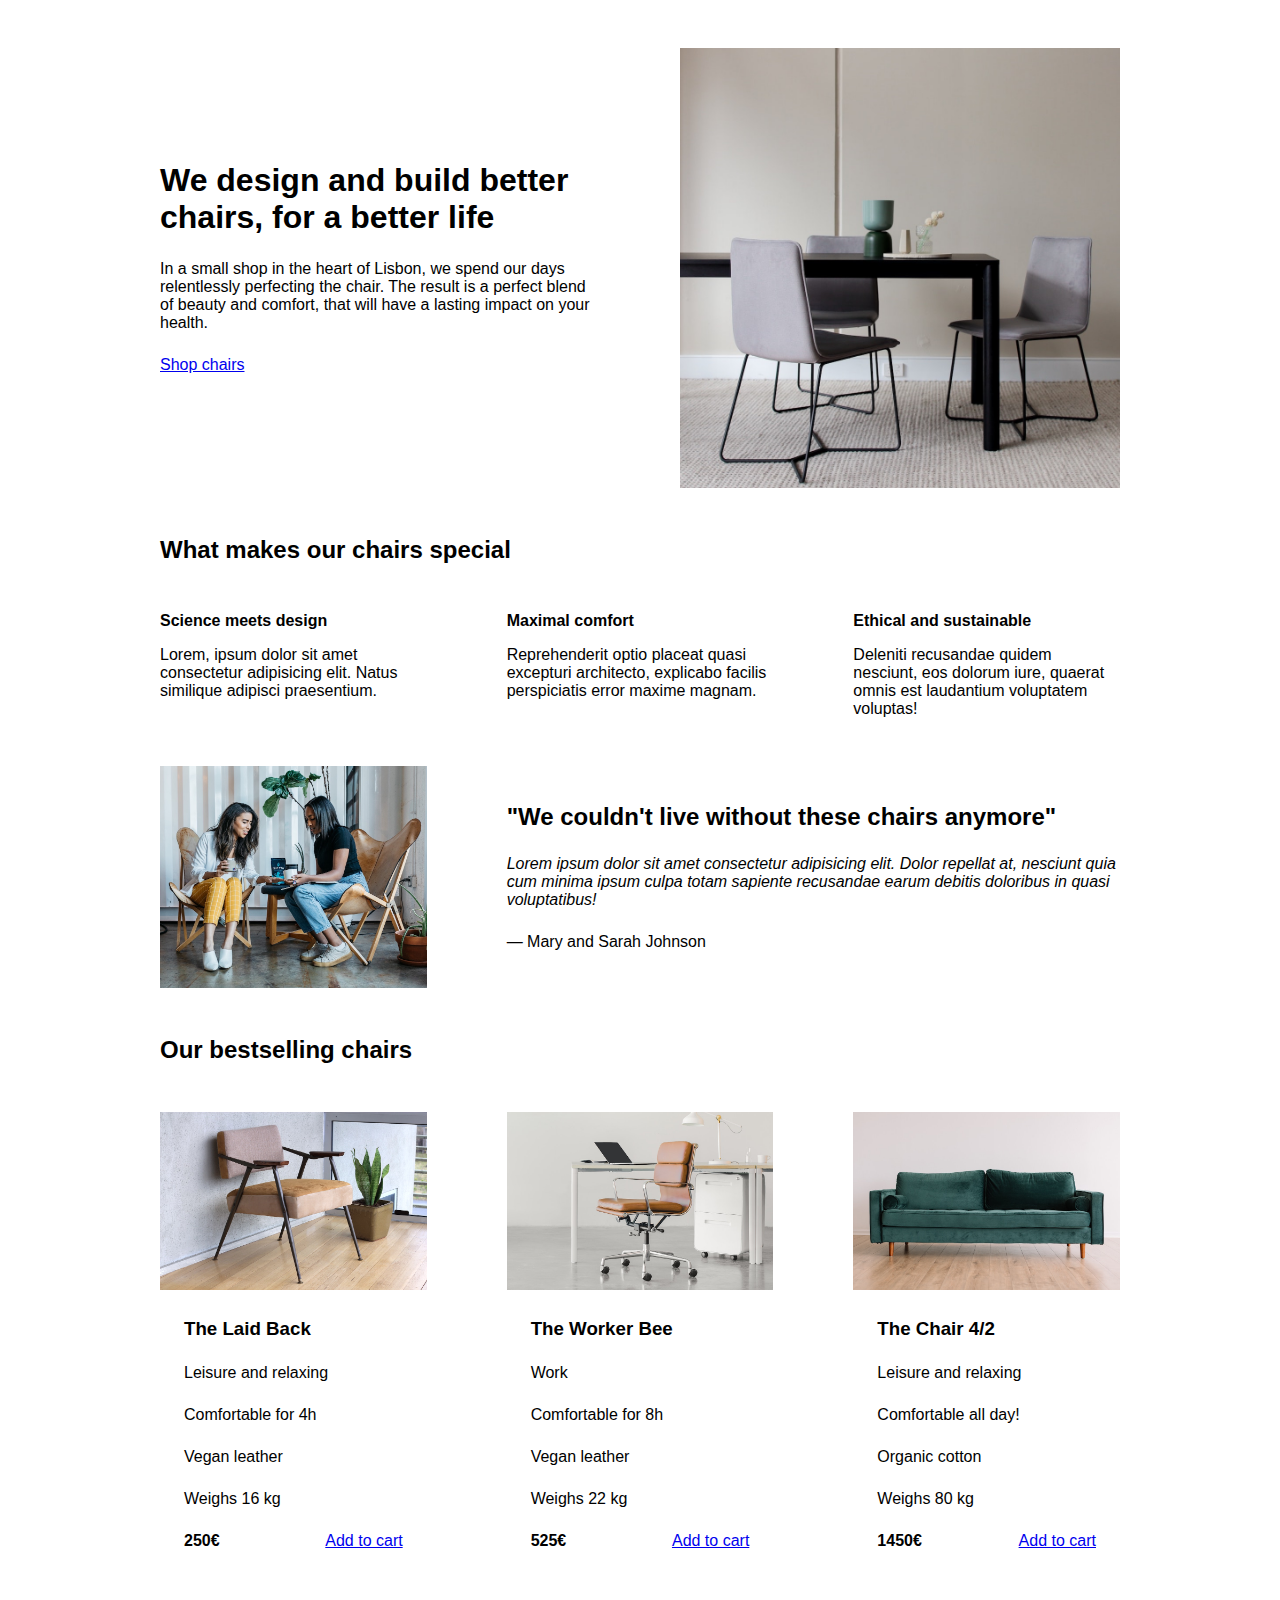
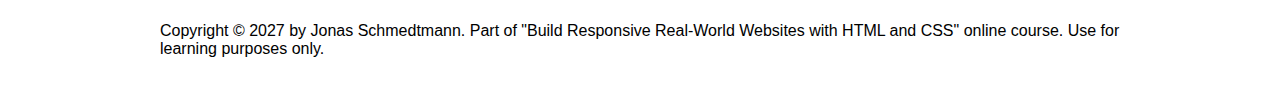
<file: 05-Design/index.html>
<!DOCTYPE html>
<html lang="en">
  <head>
    <meta charset="UTF-8" />
    <meta http-equiv="X-UA-Compatible" content="IE=edge" />
    <meta name="viewport" content="width=device-width, initial-scale=1.0" />

    <link rel="stylesheet" href="style.css" />
    <title>Lisbon Chair Shop</title>
  </head>
  <body>
    <div class="container">
      <header>
        <div class="header-text-box">
          <h1>We design and build better chairs, for a better life</h1>
          <p class="header-text">
            In a small shop in the heart of Lisbon, we spend our days
            relentlessly perfecting the chair. The result is a perfect blend of
            beauty and comfort, that will have a lasting impact on your health.
          </p>
          <a class="btn btn--big" href="#">Shop chairs</a>
        </div>
        <img src="hero.jpg" alt="Photo" />
      </header>

      <section>
        <h2>What makes our chairs special</h2>
        <div class="grid-3-cols">
          <div>
            <p class="features-title"><strong>Science meets design</strong></p>
            <p class="features-text">
              Lorem, ipsum dolor sit amet consectetur adipisicing elit. Natus
              similique adipisci praesentium.
            </p>
          </div>

          <div>
            <p class="features-title">
              <strong>Maximal comfort</strong>
            </p>
            <p class="features-text">
              Reprehenderit optio placeat quasi excepturi architecto, explicabo
              facilis perspiciatis error maxime magnam.
            </p>
          </div>

          <div>
            <p class="features-title">
              <strong>Ethical and sustainable</strong>
            </p>
            <p class="features-text">
              Deleniti recusandae quidem nesciunt, eos dolorum iure, quaerat
              omnis est laudantium voluptatem voluptas!
            </p>
          </div>
        </div>
      </section>

      <section class="testimonial-section">
        <div class="grid-3-cols">
          <img src="customers.jpg" alt="People sitting on chairs" />
          <div class="testimonial-box">
            <h2>"We couldn't live without these chairs anymore"</h2>
            <blockquote class="testimonial-text">
              Lorem ipsum dolor sit amet consectetur adipisicing elit. Dolor
              repellat at, nesciunt quia cum minima ipsum culpa totam sapiente
              recusandae earum debitis doloribus in quasi voluptatibus!
            </blockquote>
            <p class="testimonial-author">&mdash; Mary and Sarah Johnson</p>
          </div>
        </div>
      </section>

      <section>
        <h2>Our bestselling chairs</h2>
        <div class="grid-3-cols">
          <figure class="chair">
            <img src="chair-1.jpg" alt="Chair" />
            <div class="chair-box">
              <h3>The Laid Back</h3>
              <ul class="chair-details">
                <li>
                  <!-- Span is a generic INLINE text element, it doesn't have any meaning. It's like a div element, but inline -->
                  <span>Leisure and relaxing</span>
                </li>
                <li>
                  <span>Comfortable for 4h</span>
                </li>
                <li>
                  <span>Vegan leather</span>
                </li>
                <li>
                  <span>Weighs 16 kg</span>
                </li>
              </ul>
              <div class="chair-price">
                <strong>250€</strong>
                <a href="#" class="btn btn--small">Add to cart</a>
              </div>
            </div>
          </figure>

          <figure class="chair">
            <img src="chair-2.jpg" alt="Chair" />
            <div class="chair-box">
              <h3>The Worker Bee</h3>
              <ul class="chair-details">
                <li>
                  <span>Work</span>
                </li>
                <li>
                  <span>Comfortable for 8h</span>
                </li>
                <li>
                  <span>Vegan leather</span>
                </li>
                <li>
                  <span>Weighs 22 kg</span>
                </li>
              </ul>
              <div class="chair-price">
                <strong>525€</strong>
                <a href="#" class="btn btn--small">Add to cart</a>
              </div>
            </div>
          </figure>

          <figure class="chair">
            <img src="chair-3.jpg" alt="Chair" />
            <div class="chair-box">
              <h3>The Chair 4/2</h3>
              <ul class="chair-details">
                <li>
                  <span>Leisure and relaxing</span>
                </li>
                <li>
                  <span>Comfortable all day!</span>
                </li>
                <li>
                  <span>Organic cotton</span>
                </li>
                <li>
                  <span>Weighs 80 kg</span>
                </li>
              </ul>
              <div class="chair-price">
                <strong>1450€</strong>
                <a href="#" class="btn btn--small">Add to cart</a>
              </div>
            </div>
          </figure>
        </div>
      </section>

      <footer>
        Copyright &copy; 2027 by Jonas Schmedtmann. Part of "Build Responsive
        Real-World Websites with HTML and CSS" online course. Use for learning
        purposes only.
      </footer>
    </div>
  </body>
</html>
</file>
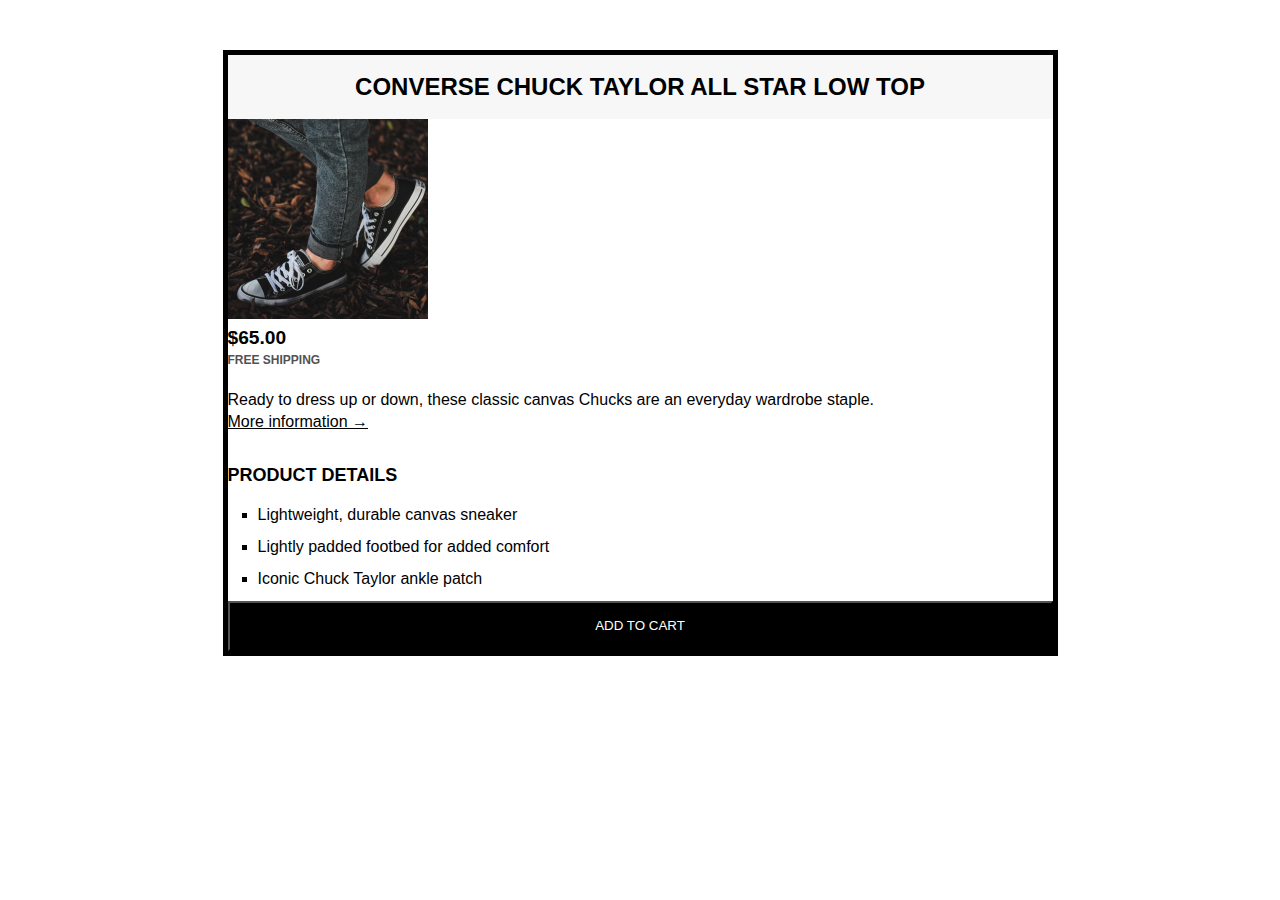
<file: CodingChallenge-2/index.html>
<!DOCTYPE html>
<html lang="en">
<head>
    <meta charset="UTF-8">
    <meta http-equiv="X-UA-Compatible" content="IE=edge">
    <meta name="viewport" content="width=device-width, initial-scale=1.0">
    <title>Challenge 2</title>
    <link href="style.css" rel="stylesheet">
</head>
<body>
    <article class="product">
        <h2 class="title">Converse Chuck Taylor All Star Low Top</h2>
      <div class="container">
        <img src="../HTML-Fundamentals/materials/challenges.jpg"
        width="200"
        height="200"
        alt="Pic of converse">
        <p class="price"><strong>$65.00</strong><p>
    
   
        <p class="info">Free shipping</p>
        <p>Ready to dress up or down,
        these classic canvas Chucks
        are an everyday wardrobe staple.
        </p>
        <a class="more-info" href="https://www.converse.com">More information →</a>
   
    <h3 class="product-details">Product details</h3>
    <ul class="details">
        <li>Lightweight, durable canvas sneaker</li>
        <li>Lightly padded footbed for added comfort</li>
        <li>Iconic Chuck Taylor ankle patch</li>

    </ul>
</div>
    <button class="add-cart">Add to cart</button>
</article>
</body>
</html>
</file>
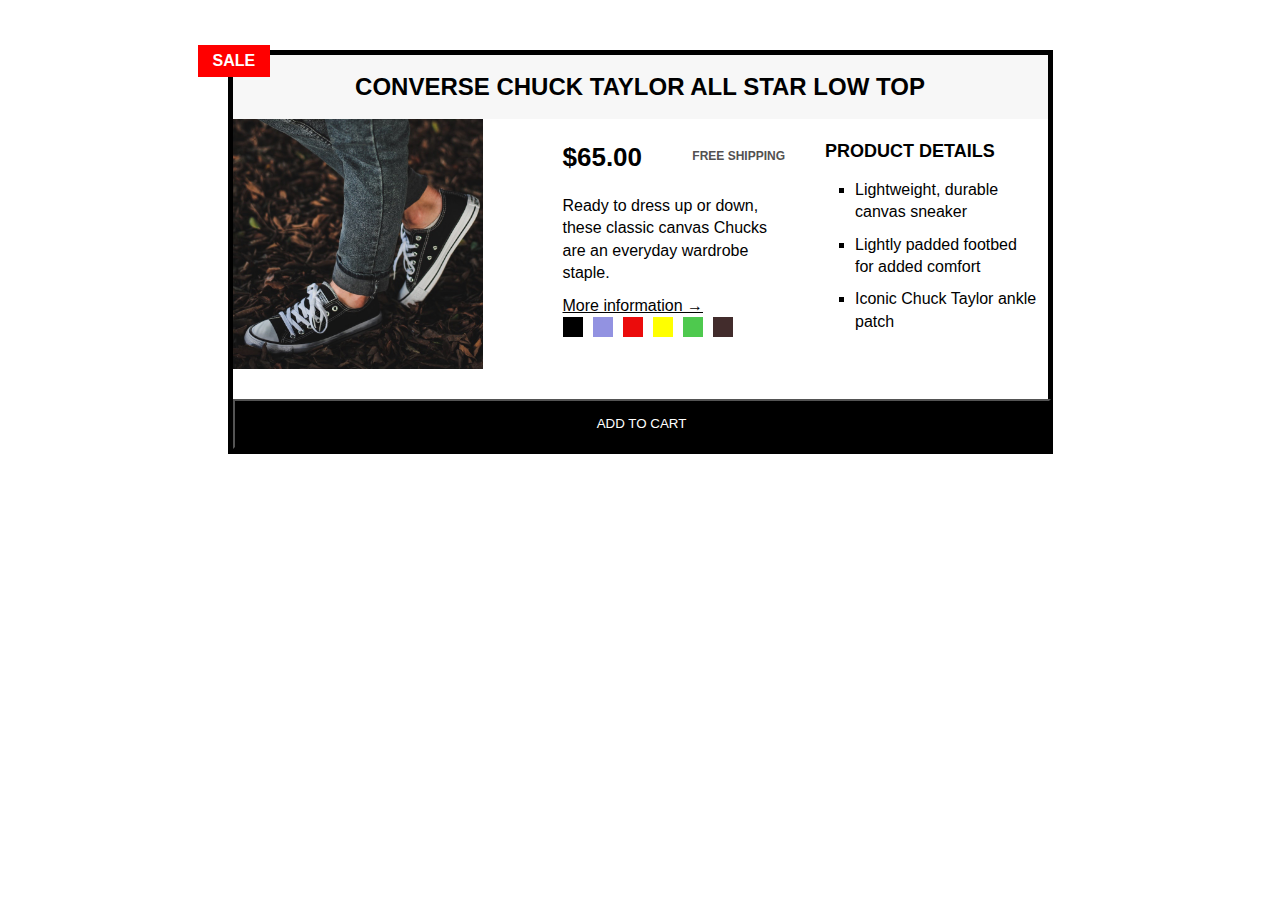
<file: CodingChallenge/index.html>
<!DOCTYPE html>
<html lang="en">
  <head>
    <meta charset="UTF-8" />
    <meta http-equiv="X-UA-Compatible" content="IE=edge" />
    <meta name="viewport" content="width=device-width, initial-scale=1.0" />
    <title>Challenge 2</title>
    <link href="style.css" rel="stylesheet" />
  </head>
  <body>
    <article class="product">
      <p class="sale">SALE</p>
      <h2 class="title">Converse Chuck Taylor All Star Low Top</h2>
      <div class="container">
        <img
          src="challenges.jpg"
          width="250"
          height="250"
          alt="Pic of converse"
          class="pic"
        />
        <div class="part1">
          <div class="row">
            <p class="price"><strong>$65.00</strong></p>
            <p></p>
            <p class="info">Free shipping</p>
          </div>
          <p class="short-desc">
            Ready to dress up or down, these classic canvas Chucks are an
            everyday wardrobe staple.
          </p>
          <a class="more-info" href="https://www.converse.com"
            >More information →</a
          >
          <div class="product-colors">
            <p class="box color-black"></p>
            <p class="box color-blue"></p>
            <p class="box color-red"></p>
            <p class="box color-yellow"></p>
            <p class="box color-green"></p>
            <p class="box color-brown"></p>
          </div>
        </div>
        <div class="part2">
          <h3 class="product-details">Product details</h3>
          <ul class="details">
            <li>Lightweight, durable canvas sneaker</li>
            <li>Lightly padded footbed for added comfort</li>
            <li>Iconic Chuck Taylor ankle patch</li>
          </ul>
        </div>
      </div>
      <button class="add-cart">Add to cart</button>
    </article>
  </body>
</html>
</file>
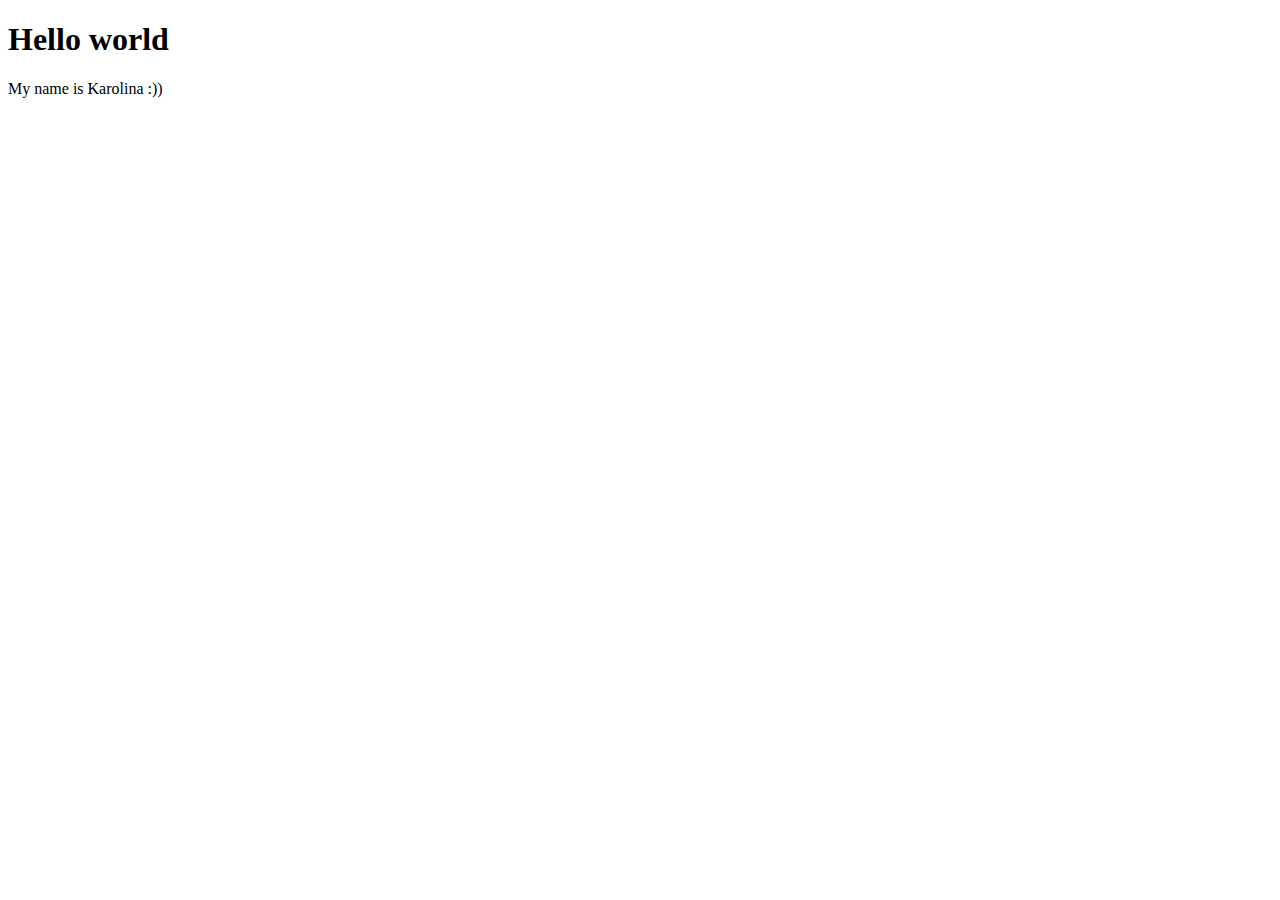
<file: FirstPage/index.html>
<!DOCTYPE html>
<html lang="en">
<head>
    <meta charset="UTF-8">
    <meta http-equiv="X-UA-Compatible" content="IE=edge">
    <meta name="viewport" content="width=device-width, initial-scale=1.0">
    <title>First webpage</title>
</head>
<body>
    <h1>Hello world</h1>
<p>My name is Karolina :))</p>
</body>
</html>
</file>
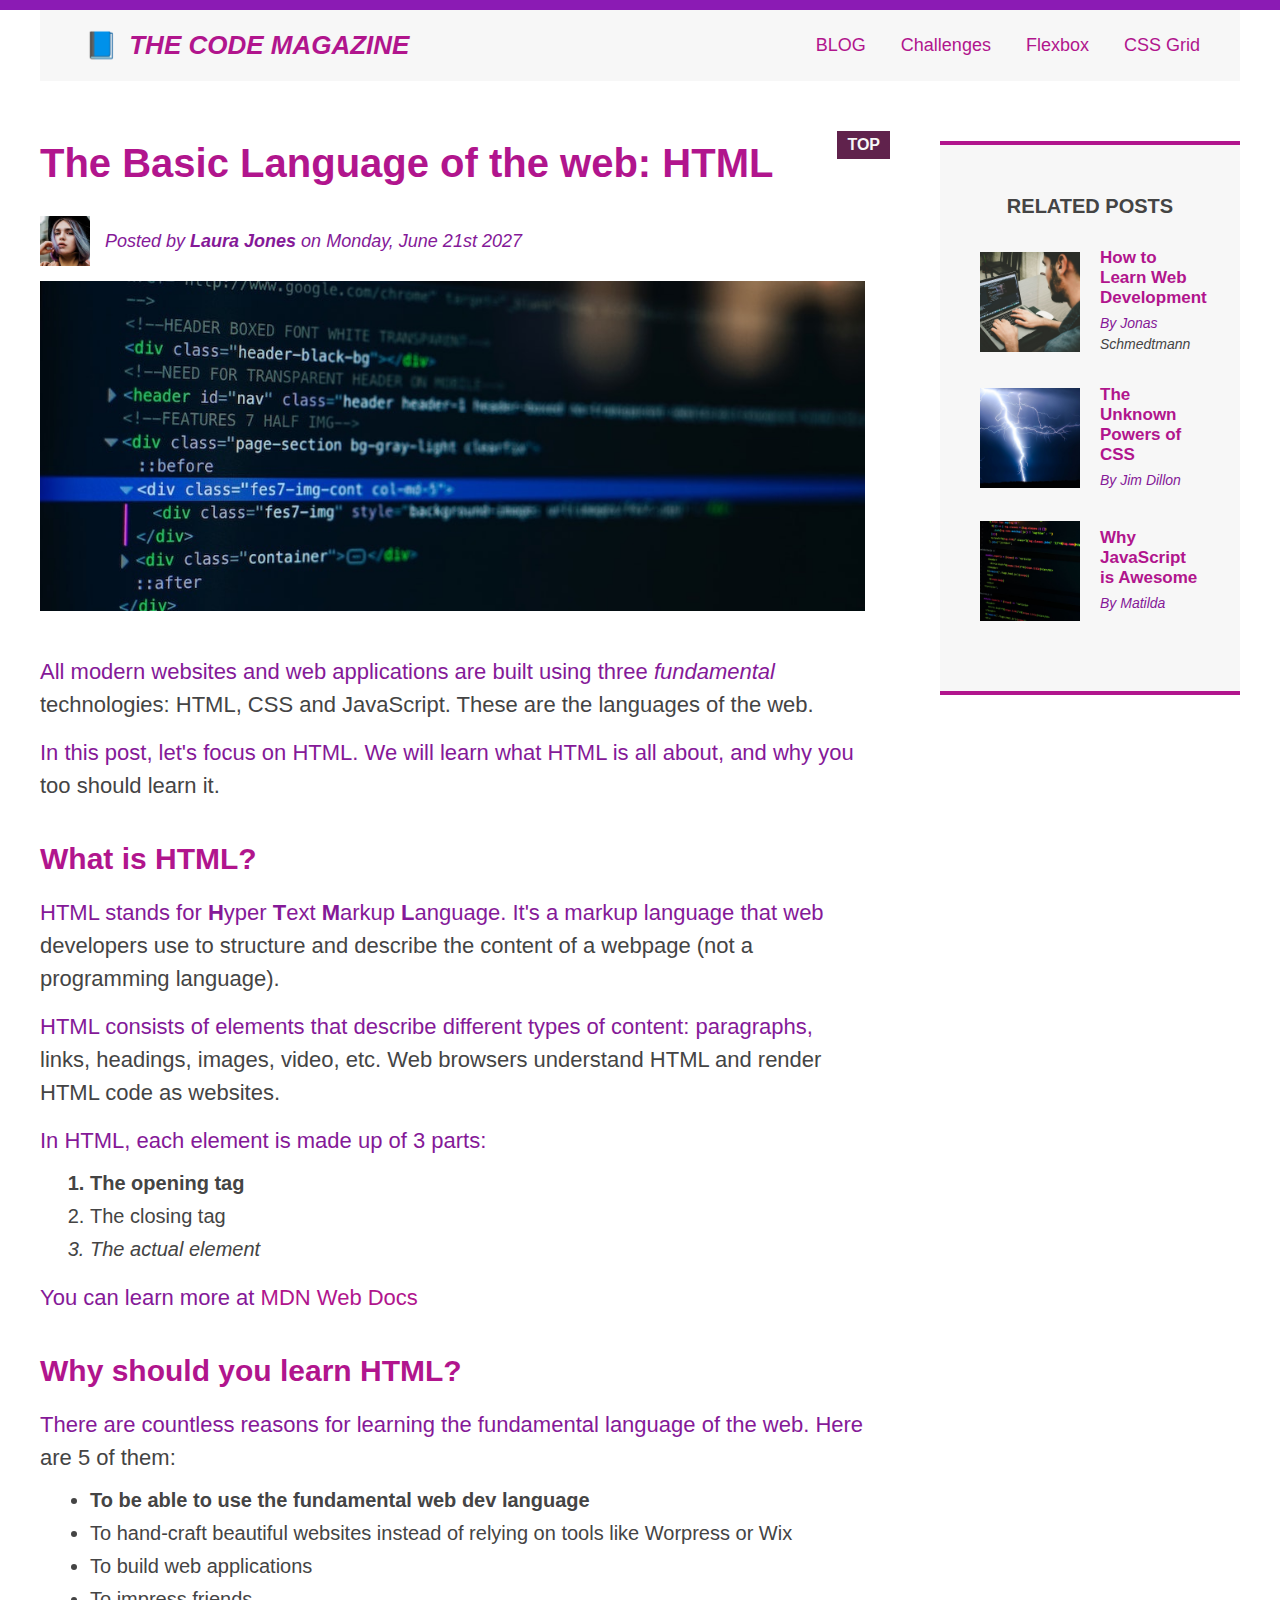
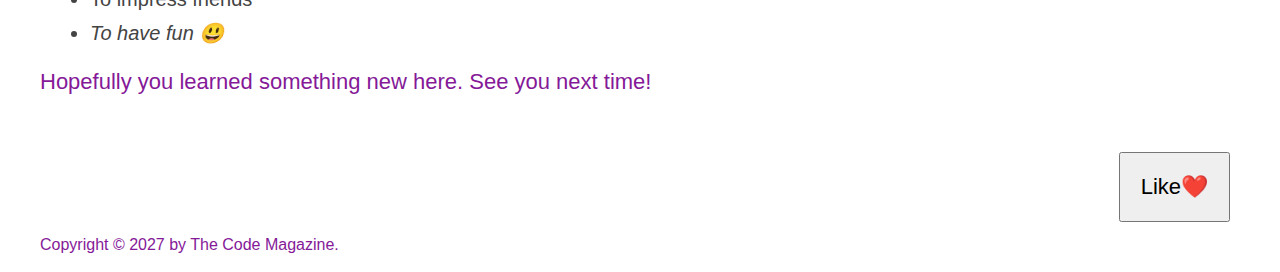
<file: HTML-Fundamentals/index.html>
<!DOCTYPE html>
<html lang="en">
  <head>
    <meta charset="UTF-8" />
    <link href="style.css" rel="stylesheet" />
    <title>The Basic Language of the web: HTML</title>
    <style></style>
  </head>
  <body>
    <!-----
        //difference between headers
        <h1>The Basic Language of the web: HTML</h1> 
        <h2>The Basic Language of the web: HTML</h2> 
        <h3>The Basic Language of the web: HTML</h3> 
        <h4>The Basic Language of the web: HTML</h4> 
        <h5>The Basic Language of the web: HTML</h5> 
        <h6>The Basic Language of the web: HTML</h6>
        ----->

    <div class="container">
      <header class="main-header clearfix">
        <h1>📘 The Code Magazine</h1>

        <nav>
          <a href="blog.html">BLOG</a>
          <a href="#"> Challenges</a>
          <a href="flexbox.html"> Flexbox</a>
          <a href="css-grid.html"> CSS Grid</a>
        </nav>

        <!-- <div class="clear"></div> -->
      </header>
      <!-- ONLY NECESSARY FOR FLEXBOX -->
      <!-- <div class="row"> -->
      <article>
        <header class="post-header">
          <h2>The Basic Language of the web: HTML</h2>

          <div class="author-box">
            <img
              src="materials/laura-jones.jpg"
              alt="pic of Laura Jones"
              width="50"
              height="50"
              class="author-img"
            />
            <p id="author" class="author">
              Posted by <strong>Laura Jones</strong> on Monday, June 21st 2027
            </p>
          </div>
          <img
            class="code-photo"
            src="materials/post-img.jpg"
            alt="block of HTML code on the computer screen"
          />
        </header>

        <p>
          All modern websites and web applications are built using three
          <em>fundamental</em> technologies: HTML, CSS and JavaScript. These are
          the languages of the web.
        </p>

        <p>
          In this post, let's focus on HTML. We will learn what HTML is all
          about, and why you too should learn it.
        </p>

        <h3>What is HTML?</h3>
        <p>
          HTML stands for <strong>H</strong>yper<strong> T</strong>ext
          <strong>M</strong>arkup <strong>L</strong>anguage. It's a markup
          language that web developers use to structure and describe the content
          of a webpage (not a programming language).
        </p>

        <p>
          HTML consists of elements that describe different types of content:
          paragraphs, links, headings, images, video, etc. Web browsers
          understand HTML and render HTML code as websites.
        </p>

        <p>In HTML, each element is made up of 3 parts:</p>

        <ol>
          <li class="first-li">The opening tag</li>
          <li>The closing tag</li>
          <li>The actual element</li>
        </ol>

        <p>
          <!-- otwiernie linku w nowej karcie -->
          You can learn more at
          <a
            href="https://developer.mozilla.org/en-US/docs/Web/HTML"
            target="_blank"
            >MDN Web Docs</a
          >
        </p>
        <h3>Why should you learn HTML?</h3>

        <p>
          There are countless reasons for learning the fundamental language of
          the web. Here are 5 of them:
        </p>

        <ul>
          <li class="first-li">
            To be able to use the fundamental web dev language
          </li>
          <li>
            To hand-craft beautiful websites instead of relying on tools like
            Worpress or Wix
          </li>
          <li>To build web applications</li>
          <li>To impress friends</li>
          <li>To have fun 😃</li>
        </ul>
        <p>Hopefully you learned something new here. See you next time!</p>
      </article>
      <aside>
        <h4>Related posts</h4>
        <ul class="related-posts">
          <li class="related">
            <img
              src="materials/related-1.jpg"
              width="100"
              height="100"
              alt="Programmer"
            />
            <div>
              <a href="#" class="related-link">How to Learn Web Development</a>
              <p class="related-author">By Jonas Schmedtmann</p>
            </div>
          </li>
          <li class="related">
            <img
              src="materials/related-2.jpg"
              width="100"
              height="100"
              alt="Lightning"
            />
            <div>
              <a href="#" class="related-link">The Unknown Powers of CSS</a>
              <p class="related-author">By Jim Dillon</p>
            </div>
          </li>
          <li class="related">
            <img
              src="materials/related-3.jpg"
              width="100"
              height="100"
              alt="JavaScript code on the screen"
            />
            <div>
              <a href="#" class="related-link">Why JavaScript is Awesome</a>
              <p class="related-author">By Matilda</p>
            </div>
          </li>
        </ul>
      </aside>
      <!-- </div> -->

      <footer>
        <p id="copyright">Copyright &copy; 2027 by The Code Magazine.</p>
      </footer>
    </div>
    <button class="likeButton">Like❤️</button>
  </body>
</html>
</file>
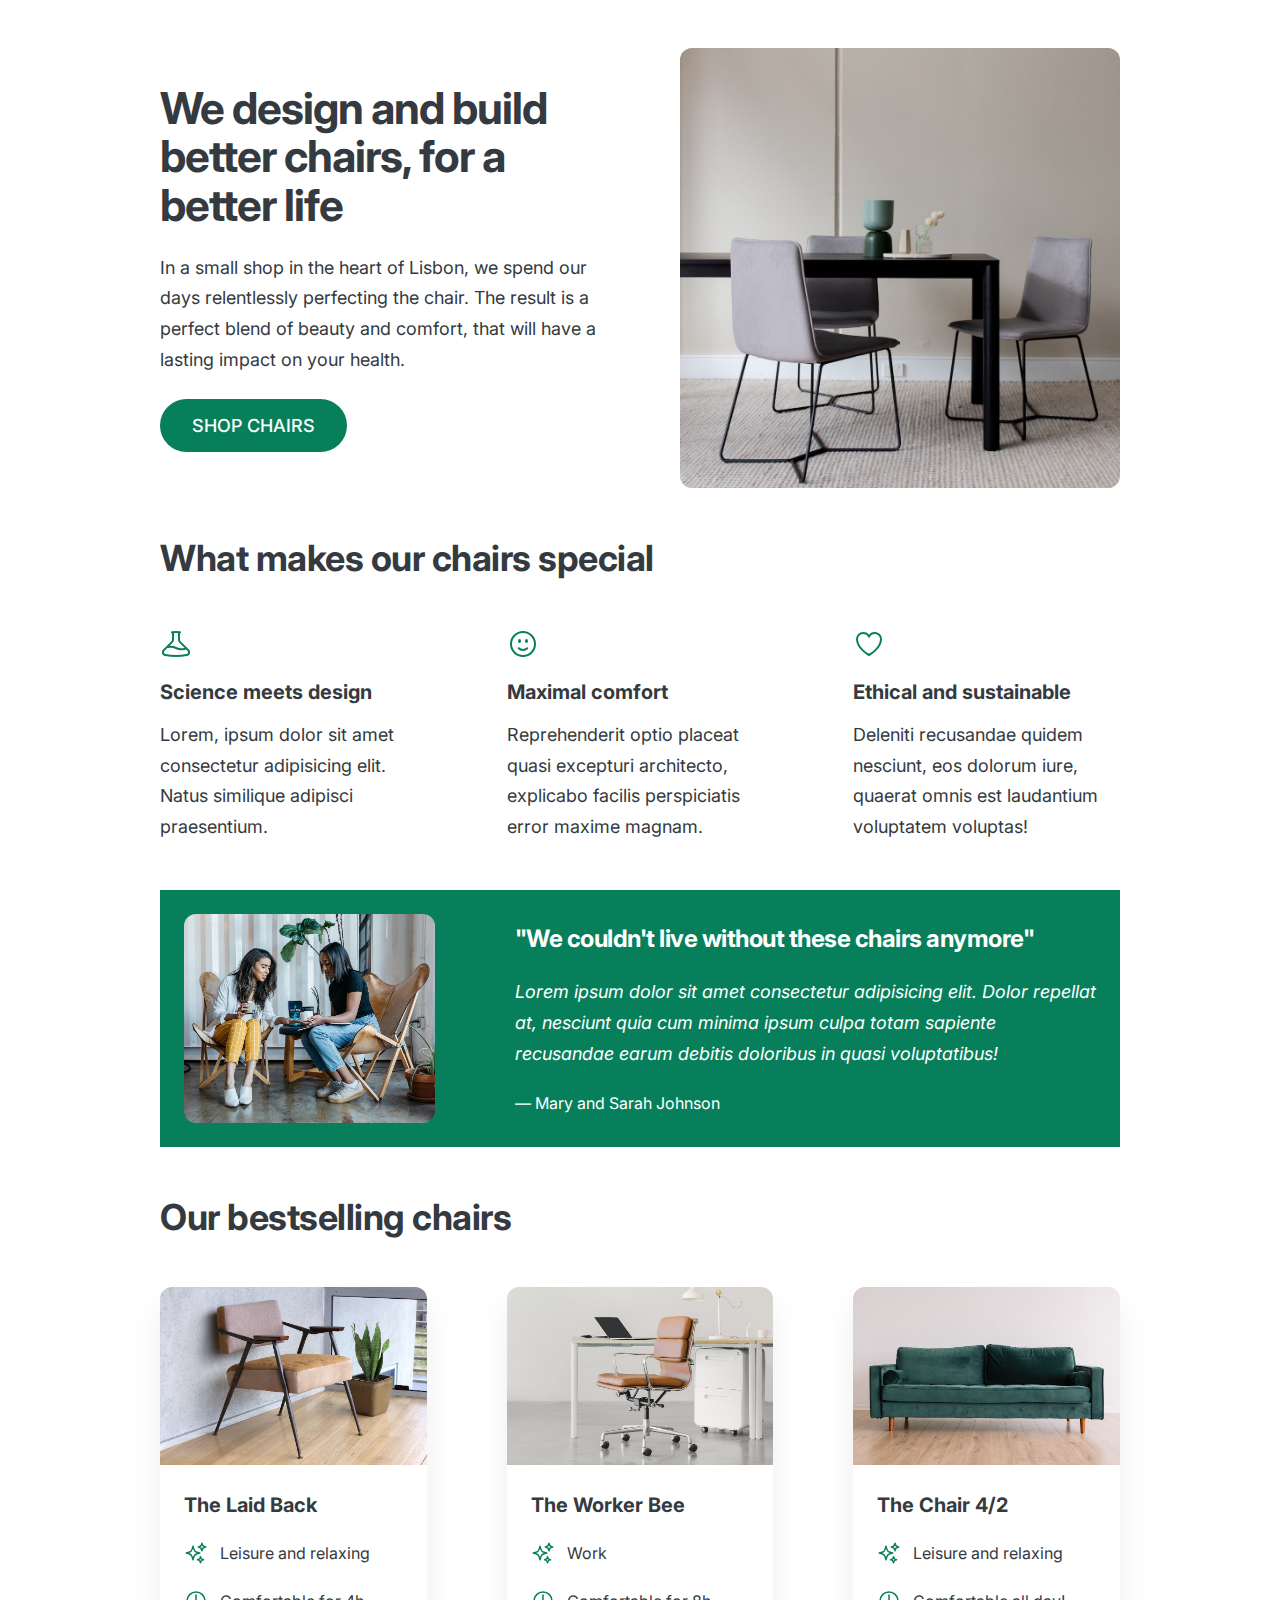
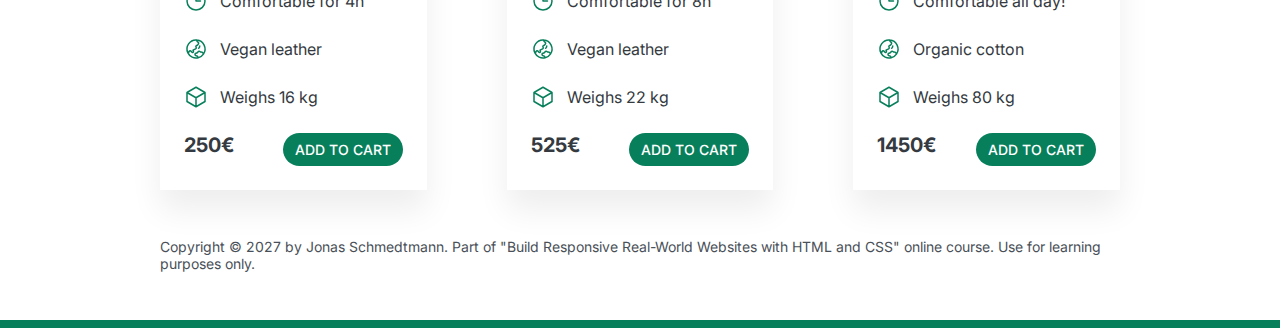
<file: Web Design Rules and Framework Fundamentals/index.html>
<!DOCTYPE html>
<html lang="en">
  <head>
    <meta charset="UTF-8" />
    <meta http-equiv="X-UA-Compatible" content="IE=edge" />
    <meta name="viewport" content="width=device-width, initial-scale=1.0" />
    <link rel="preconnect" href="https://fonts.googleapis.com" />
    <link rel="preconnect" href="https://fonts.gstatic.com" crossorigin />
    <link
      href="https://fonts.googleapis.com/css2?family=Inter:wght@400;500;600;700&display=swap"
      rel="stylesheet"
    />
    <link rel="stylesheet" href="style.css" />
    <title>Lisbon Chair Shop</title>
  </head>
  <body>
    <div class="container">
      <header>
        <div class="header-text-box">
          <h1>We design and build better chairs, for a better life</h1>
          <p class="header-text">
            In a small shop in the heart of Lisbon, we spend our days
            relentlessly perfecting the chair. The result is a perfect blend of
            beauty and comfort, that will have a lasting impact on your health.
          </p>
          <a class="btn btn--big" href="#">Shop chairs</a>
        </div>
        <img src="hero.jpg" alt="Photo" />
      </header>

      <section>
        <h2>What makes our chairs special</h2>
        <div class="grid-3-cols">
          <div>
            <svg
              xmlns="http://www.w3.org/2000/svg"
              fill="none"
              viewBox="0 0 24 24"
              stroke-width="1.5"
              stroke="currentColor"
              class="features-icon"
            >
              <path
                stroke-linecap="round"
                stroke-linejoin="round"
                d="M9.75 3.104v5.714a2.25 2.25 0 01-.659 1.591L5 14.5M9.75 3.104c-.251.023-.501.05-.75.082m.75-.082a24.301 24.301 0 014.5 0m0 0v5.714c0 .597.237 1.17.659 1.591L19.8 15.3M14.25 3.104c.251.023.501.05.75.082M19.8 15.3l-1.57.393A9.065 9.065 0 0112 15a9.065 9.065 0 00-6.23-.693L5 14.5m14.8.8l1.402 1.402c1.232 1.232.65 3.318-1.067 3.611A48.309 48.309 0 0112 21c-2.773 0-5.491-.235-8.135-.687-1.718-.293-2.3-2.379-1.067-3.61L5 14.5"
              />
            </svg>

            <p class="features-title"><strong>Science meets design</strong></p>
            <p class="features-text">
              Lorem, ipsum dolor sit amet consectetur adipisicing elit. Natus
              similique adipisci praesentium.
            </p>
          </div>

          <div>
            <svg
              xmlns="http://www.w3.org/2000/svg"
              fill="none"
              viewBox="0 0 24 24"
              stroke-width="1.5"
              stroke="currentColor"
              class="features-icon"
            >
              <path
                stroke-linecap="round"
                stroke-linejoin="round"
                d="M15.182 15.182a4.5 4.5 0 01-6.364 0M21 12a9 9 0 11-18 0 9 9 0 0118 0zM9.75 9.75c0 .414-.168.75-.375.75S9 10.164 9 9.75 9.168 9 9.375 9s.375.336.375.75zm-.375 0h.008v.015h-.008V9.75zm5.625 0c0 .414-.168.75-.375.75s-.375-.336-.375-.75.168-.75.375-.75.375.336.375.75zm-.375 0h.008v.015h-.008V9.75z"
              />
            </svg>

            <p class="features-title">
              <strong>Maximal comfort</strong>
            </p>
            <p class="features-text">
              Reprehenderit optio placeat quasi excepturi architecto, explicabo
              facilis perspiciatis error maxime magnam.
            </p>
          </div>

          <div>
            <svg
              xmlns="http://www.w3.org/2000/svg"
              fill="none"
              viewBox="0 0 24 24"
              stroke-width="1.5"
              stroke="currentColor"
              class="features-icon"
            >
              <path
                stroke-linecap="round"
                stroke-linejoin="round"
                d="M21 8.25c0-2.485-2.099-4.5-4.688-4.5-1.935 0-3.597 1.126-4.312 2.733-.715-1.607-2.377-2.733-4.313-2.733C5.1 3.75 3 5.765 3 8.25c0 7.22 9 12 9 12s9-4.78 9-12z"
              />
            </svg>

            <p class="features-title">
              <strong>Ethical and sustainable</strong>
            </p>
            <p class="features-text">
              Deleniti recusandae quidem nesciunt, eos dolorum iure, quaerat
              omnis est laudantium voluptatem voluptas!
            </p>
          </div>
        </div>
      </section>

      <section class="testimonial-section">
        <div class="grid-3-cols">
          <img src="customers.jpg" alt="People sitting on chairs" />
          <div class="testimonial-box">
            <h2>"We couldn't live without these chairs anymore"</h2>
            <blockquote class="testimonial-text">
              Lorem ipsum dolor sit amet consectetur adipisicing elit. Dolor
              repellat at, nesciunt quia cum minima ipsum culpa totam sapiente
              recusandae earum debitis doloribus in quasi voluptatibus!
            </blockquote>
            <p class="testimonial-author">&mdash; Mary and Sarah Johnson</p>
          </div>
        </div>
      </section>

      <section>
        <h2>Our bestselling chairs</h2>
        <div class="grid-3-cols">
          <figure class="chair">
            <img src="chair-1.jpg" alt="Chair" />
            <div class="chair-box">
              <h3>The Laid Back</h3>
              <ul class="chair-details">
                <li>
                  <svg
                    xmlns="http://www.w3.org/2000/svg"
                    fill="none"
                    viewBox="0 0 24 24"
                    stroke-width="1.5"
                    stroke="currentColor"
                    class="chair-icon"
                  >
                    <path
                      stroke-linecap="round"
                      stroke-linejoin="round"
                      d="M9.813 15.904L9 18.75l-.813-2.846a4.5 4.5 0 00-3.09-3.09L2.25 12l2.846-.813a4.5 4.5 0 003.09-3.09L9 5.25l.813 2.846a4.5 4.5 0 003.09 3.09L15.75 12l-2.846.813a4.5 4.5 0 00-3.09 3.09zM18.259 8.715L18 9.75l-.259-1.035a3.375 3.375 0 00-2.455-2.456L14.25 6l1.036-.259a3.375 3.375 0 002.455-2.456L18 2.25l.259 1.035a3.375 3.375 0 002.456 2.456L21.75 6l-1.035.259a3.375 3.375 0 00-2.456 2.456zM16.894 20.567L16.5 21.75l-.394-1.183a2.25 2.25 0 00-1.423-1.423L13.5 18.75l1.183-.394a2.25 2.25 0 001.423-1.423l.394-1.183.394 1.183a2.25 2.25 0 001.423 1.423l1.183.394-1.183.394a2.25 2.25 0 00-1.423 1.423z"
                    />
                  </svg>

                  <!-- Span is a generic INLINE text element, it doesn't have any meaning. It's like a div element, but inline -->
                  <span>Leisure and relaxing</span>
                </li>
                <li>
                  <svg
                    xmlns="http://www.w3.org/2000/svg"
                    fill="none"
                    viewBox="0 0 24 24"
                    stroke-width="1.5"
                    stroke="currentColor"
                    class="chair-icon"
                  >
                    <path
                      stroke-linecap="round"
                      stroke-linejoin="round"
                      d="M12 6v6h4.5m4.5 0a9 9 0 11-18 0 9 9 0 0118 0z"
                    />
                  </svg>

                  <span>Comfortable for 4h</span>
                </li>
                <li>
                  <svg
                    xmlns="http://www.w3.org/2000/svg"
                    fill="none"
                    viewBox="0 0 24 24"
                    stroke-width="1.5"
                    stroke="currentColor"
                    class="chair-icon"
                  >
                    <path
                      stroke-linecap="round"
                      stroke-linejoin="round"
                      d="M12.75 3.03v.568c0 .334.148.65.405.864l1.068.89c.442.369.535 1.01.216 1.49l-.51.766a2.25 2.25 0 01-1.161.886l-.143.048a1.107 1.107 0 00-.57 1.664c.369.555.169 1.307-.427 1.605L9 13.125l.423 1.059a.956.956 0 01-1.652.928l-.679-.906a1.125 1.125 0 00-1.906.172L4.5 15.75l-.612.153M12.75 3.031a9 9 0 00-8.862 12.872M12.75 3.031a9 9 0 016.69 14.036m0 0l-.177-.529A2.25 2.25 0 0017.128 15H16.5l-.324-.324a1.453 1.453 0 00-2.328.377l-.036.073a1.586 1.586 0 01-.982.816l-.99.282c-.55.157-.894.702-.8 1.267l.073.438c.08.474.49.821.97.821.846 0 1.598.542 1.865 1.345l.215.643m5.276-3.67a9.012 9.012 0 01-5.276 3.67m0 0a9 9 0 01-10.275-4.835M15.75 9c0 .896-.393 1.7-1.016 2.25"
                    />
                  </svg>

                  <span>Vegan leather</span>
                </li>
                <li>
                  <svg
                    xmlns="http://www.w3.org/2000/svg"
                    fill="none"
                    viewBox="0 0 24 24"
                    stroke-width="1.5"
                    stroke="currentColor"
                    class="chair-icon"
                  >
                    <path
                      stroke-linecap="round"
                      stroke-linejoin="round"
                      d="M21 7.5l-9-5.25L3 7.5m18 0l-9 5.25m9-5.25v9l-9 5.25M3 7.5l9 5.25M3 7.5v9l9 5.25m0-9v9"
                    />
                  </svg>

                  <span>Weighs 16 kg</span>
                </li>
              </ul>
              <div class="chair-price">
                <strong>250€</strong>
                <a href="#" class="btn btn--small">Add to cart</a>
              </div>
            </div>
          </figure>

          <figure class="chair">
            <img src="chair-2.jpg" alt="Chair" />
            <div class="chair-box">
              <h3>The Worker Bee</h3>
              <ul class="chair-details">
                <li>
                  <svg
                    xmlns="http://www.w3.org/2000/svg"
                    fill="none"
                    viewBox="0 0 24 24"
                    stroke-width="1.5"
                    stroke="currentColor"
                    class="chair-icon"
                  >
                    <path
                      stroke-linecap="round"
                      stroke-linejoin="round"
                      d="M9.813 15.904L9 18.75l-.813-2.846a4.5 4.5 0 00-3.09-3.09L2.25 12l2.846-.813a4.5 4.5 0 003.09-3.09L9 5.25l.813 2.846a4.5 4.5 0 003.09 3.09L15.75 12l-2.846.813a4.5 4.5 0 00-3.09 3.09zM18.259 8.715L18 9.75l-.259-1.035a3.375 3.375 0 00-2.455-2.456L14.25 6l1.036-.259a3.375 3.375 0 002.455-2.456L18 2.25l.259 1.035a3.375 3.375 0 002.456 2.456L21.75 6l-1.035.259a3.375 3.375 0 00-2.456 2.456zM16.894 20.567L16.5 21.75l-.394-1.183a2.25 2.25 0 00-1.423-1.423L13.5 18.75l1.183-.394a2.25 2.25 0 001.423-1.423l.394-1.183.394 1.183a2.25 2.25 0 001.423 1.423l1.183.394-1.183.394a2.25 2.25 0 00-1.423 1.423z"
                    />
                  </svg>

                  <span>Work</span>
                </li>
                <li>
                  <svg
                    xmlns="http://www.w3.org/2000/svg"
                    fill="none"
                    viewBox="0 0 24 24"
                    stroke-width="1.5"
                    stroke="currentColor"
                    class="chair-icon"
                  >
                    <path
                      stroke-linecap="round"
                      stroke-linejoin="round"
                      d="M12 6v6h4.5m4.5 0a9 9 0 11-18 0 9 9 0 0118 0z"
                    />
                  </svg>
                  <span>Comfortable for 8h</span>
                </li>
                <li>
                  <svg
                    xmlns="http://www.w3.org/2000/svg"
                    fill="none"
                    viewBox="0 0 24 24"
                    stroke-width="1.5"
                    stroke="currentColor"
                    class="chair-icon"
                  >
                    <path
                      stroke-linecap="round"
                      stroke-linejoin="round"
                      d="M12.75 3.03v.568c0 .334.148.65.405.864l1.068.89c.442.369.535 1.01.216 1.49l-.51.766a2.25 2.25 0 01-1.161.886l-.143.048a1.107 1.107 0 00-.57 1.664c.369.555.169 1.307-.427 1.605L9 13.125l.423 1.059a.956.956 0 01-1.652.928l-.679-.906a1.125 1.125 0 00-1.906.172L4.5 15.75l-.612.153M12.75 3.031a9 9 0 00-8.862 12.872M12.75 3.031a9 9 0 016.69 14.036m0 0l-.177-.529A2.25 2.25 0 0017.128 15H16.5l-.324-.324a1.453 1.453 0 00-2.328.377l-.036.073a1.586 1.586 0 01-.982.816l-.99.282c-.55.157-.894.702-.8 1.267l.073.438c.08.474.49.821.97.821.846 0 1.598.542 1.865 1.345l.215.643m5.276-3.67a9.012 9.012 0 01-5.276 3.67m0 0a9 9 0 01-10.275-4.835M15.75 9c0 .896-.393 1.7-1.016 2.25"
                    />
                  </svg>
                  <span>Vegan leather</span>
                </li>
                <li>
                  <svg
                    xmlns="http://www.w3.org/2000/svg"
                    fill="none"
                    viewBox="0 0 24 24"
                    stroke-width="1.5"
                    stroke="currentColor"
                    class="chair-icon"
                  >
                    <path
                      stroke-linecap="round"
                      stroke-linejoin="round"
                      d="M21 7.5l-9-5.25L3 7.5m18 0l-9 5.25m9-5.25v9l-9 5.25M3 7.5l9 5.25M3 7.5v9l9 5.25m0-9v9"
                    />
                  </svg>
                  <span>Weighs 22 kg</span>
                </li>
              </ul>
              <div class="chair-price">
                <strong>525€</strong>
                <a href="#" class="btn btn--small">Add to cart</a>
              </div>
            </div>
          </figure>

          <figure class="chair">
            <img src="chair-3.jpg" alt="Chair" />
            <div class="chair-box">
              <h3>The Chair 4/2</h3>
              <ul class="chair-details">
                <li>
                  <svg
                    xmlns="http://www.w3.org/2000/svg"
                    fill="none"
                    viewBox="0 0 24 24"
                    stroke-width="1.5"
                    stroke="currentColor"
                    class="chair-icon"
                  >
                    <path
                      stroke-linecap="round"
                      stroke-linejoin="round"
                      d="M9.813 15.904L9 18.75l-.813-2.846a4.5 4.5 0 00-3.09-3.09L2.25 12l2.846-.813a4.5 4.5 0 003.09-3.09L9 5.25l.813 2.846a4.5 4.5 0 003.09 3.09L15.75 12l-2.846.813a4.5 4.5 0 00-3.09 3.09zM18.259 8.715L18 9.75l-.259-1.035a3.375 3.375 0 00-2.455-2.456L14.25 6l1.036-.259a3.375 3.375 0 002.455-2.456L18 2.25l.259 1.035a3.375 3.375 0 002.456 2.456L21.75 6l-1.035.259a3.375 3.375 0 00-2.456 2.456zM16.894 20.567L16.5 21.75l-.394-1.183a2.25 2.25 0 00-1.423-1.423L13.5 18.75l1.183-.394a2.25 2.25 0 001.423-1.423l.394-1.183.394 1.183a2.25 2.25 0 001.423 1.423l1.183.394-1.183.394a2.25 2.25 0 00-1.423 1.423z"
                    />
                  </svg>
                  <span>Leisure and relaxing</span>
                </li>
                <li>
                  <svg
                    xmlns="http://www.w3.org/2000/svg"
                    fill="none"
                    viewBox="0 0 24 24"
                    stroke-width="1.5"
                    stroke="currentColor"
                    class="chair-icon"
                  >
                    <path
                      stroke-linecap="round"
                      stroke-linejoin="round"
                      d="M12 6v6h4.5m4.5 0a9 9 0 11-18 0 9 9 0 0118 0z"
                    />
                  </svg>
                  <span>Comfortable all day!</span>
                </li>
                <li>
                  <svg
                    xmlns="http://www.w3.org/2000/svg"
                    fill="none"
                    viewBox="0 0 24 24"
                    stroke-width="1.5"
                    stroke="currentColor"
                    class="chair-icon"
                  >
                    <path
                      stroke-linecap="round"
                      stroke-linejoin="round"
                      d="M12.75 3.03v.568c0 .334.148.65.405.864l1.068.89c.442.369.535 1.01.216 1.49l-.51.766a2.25 2.25 0 01-1.161.886l-.143.048a1.107 1.107 0 00-.57 1.664c.369.555.169 1.307-.427 1.605L9 13.125l.423 1.059a.956.956 0 01-1.652.928l-.679-.906a1.125 1.125 0 00-1.906.172L4.5 15.75l-.612.153M12.75 3.031a9 9 0 00-8.862 12.872M12.75 3.031a9 9 0 016.69 14.036m0 0l-.177-.529A2.25 2.25 0 0017.128 15H16.5l-.324-.324a1.453 1.453 0 00-2.328.377l-.036.073a1.586 1.586 0 01-.982.816l-.99.282c-.55.157-.894.702-.8 1.267l.073.438c.08.474.49.821.97.821.846 0 1.598.542 1.865 1.345l.215.643m5.276-3.67a9.012 9.012 0 01-5.276 3.67m0 0a9 9 0 01-10.275-4.835M15.75 9c0 .896-.393 1.7-1.016 2.25"
                    />
                  </svg>
                  <span>Organic cotton</span>
                </li>
                <li>
                  <svg
                    xmlns="http://www.w3.org/2000/svg"
                    fill="none"
                    viewBox="0 0 24 24"
                    stroke-width="1.5"
                    stroke="currentColor"
                    class="chair-icon"
                  >
                    <path
                      stroke-linecap="round"
                      stroke-linejoin="round"
                      d="M21 7.5l-9-5.25L3 7.5m18 0l-9 5.25m9-5.25v9l-9 5.25M3 7.5l9 5.25M3 7.5v9l9 5.25m0-9v9"
                    />
                  </svg>
                  <span>Weighs 80 kg</span>
                </li>
              </ul>
              <div class="chair-price">
                <strong>1450€</strong>
                <a href="#" class="btn btn--small">Add to cart</a>
              </div>
            </div>
          </figure>
        </div>
      </section>

      <footer>
        Copyright &copy; 2027 by Jonas Schmedtmann. Part of "Build Responsive
        Real-World Websites with HTML and CSS" online course. Use for learning
        purposes only.
      </footer>
    </div>
  </body>
</html>
</file>
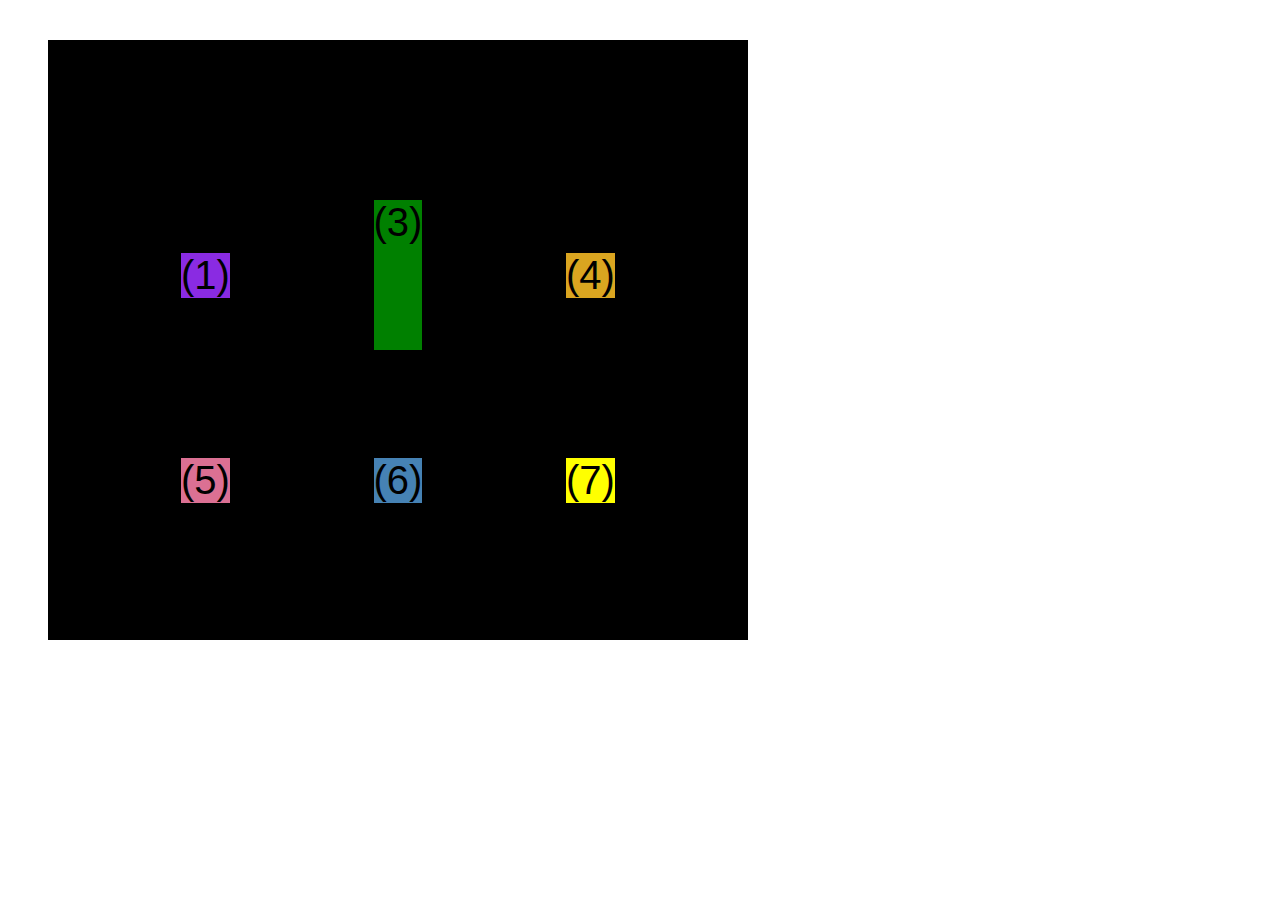
<file: HTML-Fundamentals/css-grid.html>
<!DOCTYPE html>
<html lang="en">
  <head>
    <meta charset="UTF-8" />
    <meta http-equiv="X-UA-Compatible" content="IE=edge" />
    <meta name="viewport" content="width=device-width, initial-scale=1.0" />
    <title>CSS Grid</title>
    <style>
      .el--1 {
        background-color: blueviolet;
      }
      .el--2 {
        background-color: orangered;
      }
      .el--3 {
        background-color: green;
        height: 150px;
      }
      .el--4 {
        background-color: goldenrod;
      }
      .el--5 {
        background-color: palevioletred;
      }
      .el--6 {
        background-color: steelblue;
      }
      .el--7 {
        background-color: yellow;
      }
      .el--8 {
        background-color: crimson;
      }

      .container--1 {
        /* STARTER */
        font-family: sans-serif;
        background-color: #ddd;
        font-size: 30px;
        margin: 40px;

        /* CSS GRID */
        display: grid;
        /* grid-template-columns: 200px 200px 1fr 1fr; */
        /* grid-template-columns: 1fr 1fr 1fr 1fr; */
        /* grid-template-rows: 300px 200px; */

        grid-template-columns: repeat(4, 1fr);
        grid-template-rows: 1fr 1fr;
        height: 500px;

        column-gap: 10px;
        row-gap: 40px;
        display: none;
      }

      .el--8 {
        /* it wil move to 2 column and create 3-rd row  */
        grid-column: 2/3;
        grid-row: 1/2;
      }
      .el--2 {
        /* element will reach to the end */
        grid-column: 1/-1;
        grid-row: 2;
      }
      .el--6 {
        /* grid-row: 3/6; */
      }

      .container--2 {
        /* it will be simply removed from the page thank to this */
        /* STARTER */
        font-family: sans-serif;
        background-color: black;
        font-size: 40px;
        margin: 40px;

        width: 700px;
        height: 600px;

        /* CSS GRID */
        display: grid;
        grid-template-columns: 125px 200px 125px;
        grid-template-rows: 250px 100px;
        gap: 30px;
        /* Aligning tracks inside container:
       distribute empty space */
        justify-content: center;
        /* justify-content: space-between; */

        align-content: center;

        /* Aligning items INSIDE cells: 
        moving items around inside cells */
        align-items: center;
        justify-items: center;
      }
      .el--3 {
        /* AAAAA */
        align-self: center;
        justify-self: center;
      }
    </style>
  </head>
  <body>
    <div class="container--1">
      <div class="el el--1">(1) HTML</div>
      <div class="el el--2">(2) and</div>
      <div class="el el--3">(3) CSS</div>
      <div class="el el--4">(4) are</div>
      <div class="el el--5">(5) amazing</div>
      <div class="el el--6">(6) languages</div>
      <!-- <div class="el el--7">(7) to</div> -->
      <div class="el el--8">(8) learn</div>
    </div>

    <div class="container--2">
      <div class="el el--1">(1)</div>
      <div class="el el--3">(3)</div>
      <div class="el el--4">(4)</div>
      <div class="el el--5">(5)</div>
      <div class="el el--6">(6)</div>
      <div class="el el--7">(7)</div>
    </div>
  </body>
</html>
</file>
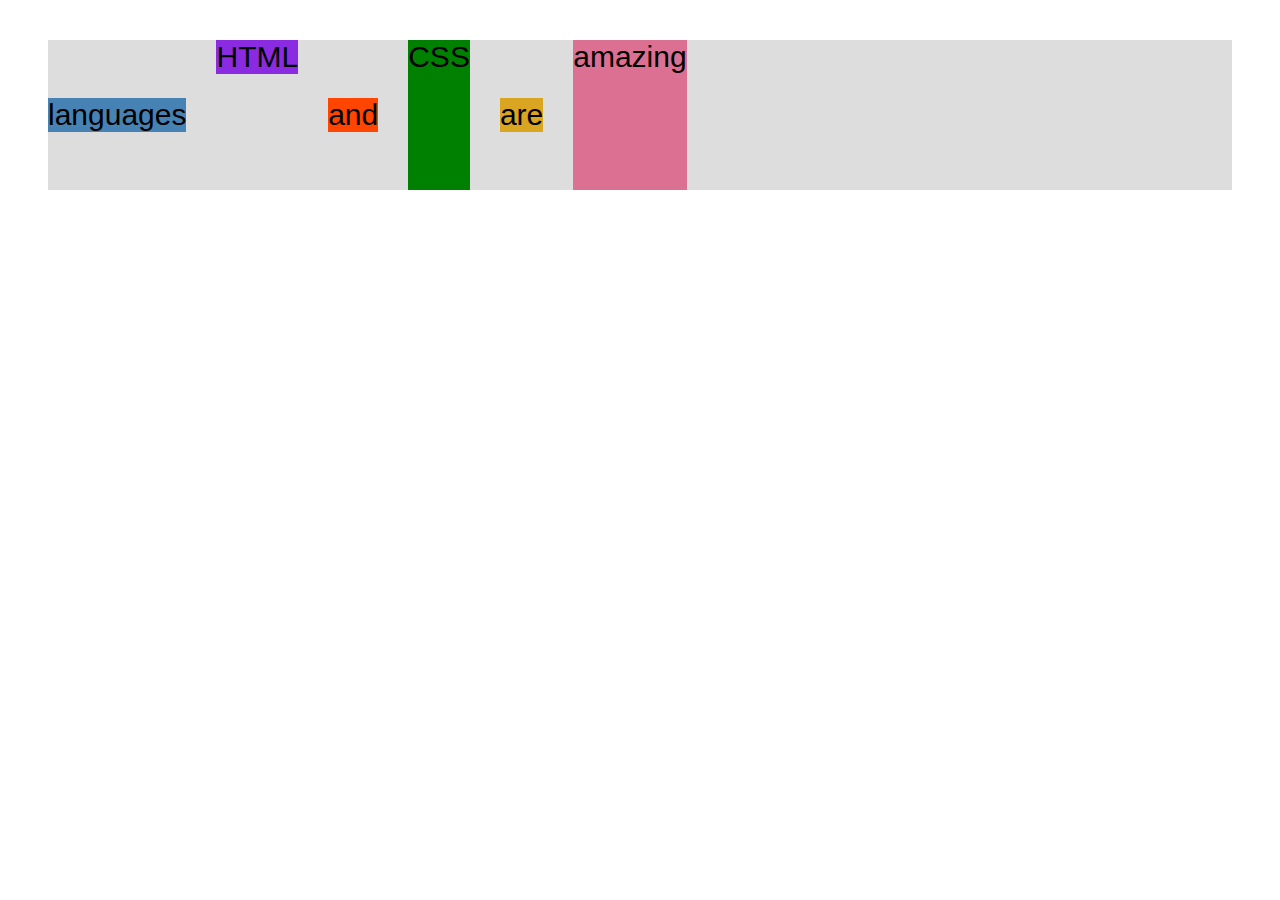
<file: HTML-Fundamentals/flexbox.html>
<!DOCTYPE html>
<html lang="en">
  <head>
    <meta charset="UTF-8" />
    <meta http-equiv="X-UA-Compatible" content="IE=edge" />
    <meta name="viewport" content="width=device-width, initial-scale=1.0" />
    <title>Flexbox</title>
    <style>
      .el--1 {
        background-color: blueviolet;
      }
      .el--2 {
        background-color: orangered;
      }
      .el--3 {
        background-color: green;
        height: 150px;
      }
      .el--4 {
        background-color: goldenrod;
      }
      .el--5 {
        background-color: palevioletred;
      }
      .el--6 {
        background-color: steelblue;
      }
      .el--7 {
        background-color: yellow;
      }
      .el--8 {
        background-color: crimson;
      }

      .container {
        /* STARTER */
        font-family: sans-serif;
        background-color: #ddd;
        font-size: 30px;
        margin: 40px;

        /* FLEXBOX */
        display: flex;
        /* centering all items vertically */
        align-items: center;
        justify-content: flex-start;
        gap: 30px;
      }

      .el {
      /* margin-right: 30px; */
      }

      .el--1{
        align-self: flex-start;
        /* order: 2; */
      }
      
      .el--5{
        align-self: stretch;
        order: 1;
      }

      .el--6{
        order: -1;
      }
    </style>
  </head>
  <body>
    <div class="container">
      <div class="el el--1">HTML</div>
      <div class="el el--2">and</div>
      <div class="el el--3">CSS</div>
      <div class="el el--4">are</div>
      <div class="el el--5">amazing</div>
      <div class="el el--6">languages</div>
      <!-- <div class="el el--7">to</div>
      <div class="el el--8">learn</div> -->
    </div>
  </body>
</html>
</file>
<file: 05-Design/style.css>
/*
SPACING SYSTEM (px)
2 / 4 / 8 / 12 / 16 / 24 / 32 / 48 / 64 / 80 / 96 / 128

FONT SIZE SYSTEM (px)
10 / 12 / 14 / 16 / 18 / 20 / 24 / 30 / 36 / 44 / 52 / 62 / 74 / 86 / 98
*/

* {
  margin: 0;
  padding: 0;
  box-sizing: border-box;
}

/* ------------------------ */
/* GENERAL STYLES */
/* ------------------------ */
body {
  font-family: sans-serif;
}

.container {
  width: 960px;
  margin: 0 auto;
}

header,
section {
  margin-bottom: 48px;
}

h2 {
  margin-bottom: 48px;
}

.grid-3-cols {
  display: grid;
  grid-template-columns: repeat(3, 1fr);
  column-gap: 80px;
}

/* ------------------------ */
/* COMPONENT STYLES */
/* ------------------------ */

/* HEADER */
header {
  display: grid;
  grid-template-columns: repeat(2, 1fr);
  column-gap: 80px;
  margin-top: 48px;
}

.header-text-box {
  align-self: center;
}

h1 {
  margin-bottom: 24px;
}

.header-text {
  margin-bottom: 24px;
}

img {
  width: 100%;
}

/* FEATURES */
.features-icon {
}

.features-title {
  margin-bottom: 16px;
}

.features-text {
}

/* TESTIMONIAL */
.testimonial-section {
}

.testimonial-box {
  grid-column: 2 / -1;
  align-self: center;
}

.testimonial-box h2 {
  margin-bottom: 24px;
}

.testimonial-text {
  font-style: italic;
  margin-bottom: 24px;
}

/* CHAIRS */
.chair-box {
  padding: 24px;
}

h3 {
  margin-bottom: 24px;
}

.chair-details {
  list-style: none;
  margin-bottom: 24px;
}

.chair-details li {
  display: flex;
  align-items: center;
  gap: 12px;
  margin-bottom: 24px;
}

.chair-details li:last-child {
  margin-bottom: 0;
}

.chair-icon {
}

.chair-price {
  display: flex;
  justify-content: space-between;
}

footer {
  margin-bottom: 48px;
}
</file>
<file: CodingChallenge-2/style.css>
/* .container{
   width: 825px;
   margin-left:auto;
} */
body {
    font-family: Arial, Helvetica, sans-serif;
    line-height: 1.4;
}
*{
    margin: 0;
    padding: 0;
}
.product{
    border:5px solid #000;
    width: 825px;
    /* margin-left: auto;
    margin-right: auto; */
    margin: 50px auto;

}
.title{
    background-color: #f7f7f7;
    text-transform: uppercase;
    /* margin-bottom: 0px;
    margin-top: 0px;
    margin: 50px auto; */
    text-align: center;
    padding: 15px;
}


.price{
    font-weight:bold;
    font-size: larger;
}
.info{
    text-transform: uppercase;
    color: #535151;
    font-size: 12px;
    font-weight: bold;
    margin-bottom: 20px;
}


.more-info:link{
    color: #000;
    text-decoration: underline;
}
.more-info:hover{
    color: #000;
    text-decoration: none #41094e;
}


.product-details{
    text-transform: uppercase;
    font-size: 18px;
    margin-bottom:15px;
    margin-top: 30px;
}
.details{
    list-style: square;
    margin-left: 20px;
}
.details li{
    margin: 10px;
}
.add-cart{
    background-color: #000;
    color: #ffff;
    width: 825px;
    height: 50px;
    text-transform: uppercase;
}
.add-cart:hover{
    background-color: #f7f7f7;
    color: #000;
    border: 3px solid black;
    padding: 15px;
 }
</file>
<file: CodingChallenge/style.css>
/* .container{
   width: 825px;
   margin-left:auto;
} */
body {
    font-family: Arial, Helvetica, sans-serif;
    line-height: 1.4;
    
}

*{
    margin: 0;
    padding: 0;
    box-sizing: border-box;
}
.product{
    border:5px solid #000;
    width: 825px;
    /* margin-left: auto;
    margin-right: auto; */
    margin: 50px auto;
    /* position: relative; */
    /* box-sizing: border-box; */
}

.sale{
    position: absolute;
    margin-left: -35px;
    font-size: 16px;
    margin-top: -10px;
    background-color: red;
    padding:5px 15px;
    color: #ffff;
    font-family: Arial, Helvetica, sans-serif;
    font-weight: bold;
}

.title{
    background-color: #f7f7f7;
    text-transform: uppercase;
    /* margin-bottom: 0px;
    margin-top: 0px;
    margin: 50px auto; */
    text-align: center;
    padding: 15px;
}

.short-desc{
    margin-bottom: 10px;
    /* width: 240px; */
}
.price{
    font-weight:bold;
    font-size: 26px;
    /* float: left; */
}
.info{
    text-transform: uppercase;
    color: #535151;
    font-size: 12px;
    font-weight: bold;
}
.box{
    background-color: #000;
    height: 20px;
    width: 20px;
    }

  .color-black{
    background-color: rgb(0, 0, 0);
  }
  .color-blue {
    background-color: rgb(146, 146, 225);
  }
  .color-red {
    background-color: rgb(235, 12, 12);
  }
  .color-yellow {
    background-color: yellow;
  }
  .color-green {
    background-color: rgb(78, 201, 78);
  }
  .color-brown {
    background-color: rgb(66, 44, 44);
  }

.more-info{
    /* thanks to inline block we can simply add
    margin to elements */
    /* display: inline-block; */
    /* float: left; */
    /* width: 100vh; */
}
.more-info:link{
    color: #000;
    text-decoration: underline;
}
.more-info:hover{
    color: #000;
    text-decoration: none #41094e;
}
.more-info:visited{
    color: #000;
}

.product-details{
    text-transform: uppercase;
    font-size: 18px;
    margin-bottom:15px;
}
.details{
    list-style: square;
    margin-left: 20px;
   
}
.details li{
    margin: 10px;
}

.add-cart{
    background-color: #000;
    color: #ffff;
    width: 818px;
    height: 50px;
    text-transform: uppercase;
    margin: 30px 0px 0px 0;
}
.add-cart:hover{
    background-color: #f7f7f7;
    color: #000;
    border: 3px solid black;
    padding: 15px;
 }

/* FLOATS */
  .part1{
     width: 200px;
    /* float: left; */
    margin-top: 20px;
    flex: 1;
 }
 .part2{
    /* float: left;    */
    /* width: 200px; */
    margin-top: 20px;
    flex: 1;
 }

.pic{
    /* float: left; */
    margin-right: 40px;
}

.clearfix::after{
    content: '';
    display: block;
    /* clear: both; */
}

.container{
    display: flex;
    gap: 40px;
}

/* .part1{

} */ 
    

.row{
    display: flex;
    justify-content: space-between;
    align-items: center;
    margin-bottom: 20px;
}

.product-colors{
    display: flex;
    gap: 10px;
}
</file>
<file: HTML-Fundamentals/style.css>
*{
    margin: 0;
    padding: 0;
    box-sizing: border-box;
}

body{
   /* background-color: #ffffff72; */
   color: #444;
   font-family: Arial, Helvetica, sans-serif;
   border-top: 10px solid #8b1bb4;
   position: relative;
}
.container{
    width: 1200px;
    /* margin-left: auto;
    margin-right: auto;  */
    /* both margins will calculate automatically
    by browser */
    margin: 0 auto;
    /* it works the same */

}
.main-header{
    background-color: #f7f7f7;
    /* padding: 20px;
    padding-left: 40px;
    padding-right: 40px; */

    /* styling bottom and top, and them left right */
    padding: 20px 40px;
    /* margin-bottom: 60px; */
    /* real height of the element is 80px + 20 px
    (height plus padding) */
    /* height: 80px;  */
 }
 aside{
    /* shorthand property, we can style
    3 properties in one */
    border-top: 4px solid #b1158d;
    border-bottom: 4px solid #b1158d;
    background-color: #f7f7f7;
    padding: 50px 40px;
    box-sizing: border-box;
}

article{
    margin-bottom: 60px;
}

nav{
    font-size: 18px;
    text-align: center;
}

nav a:link{
    /* display: block; */
    font-size: 18px;
    margin-right: 30px;
    /* margin-top: 10px; */
    display: inline-block;
    /* inline block allows us to create block of single 
    elements like links  */
}

/* removing margin from the last element */
nav a:link:last-child{
    margin-right: 0;
}

/* SMALLER ELEMENTS */
h1,
h2,
h3{
    color: #b1158d;
}

.post-header{
    margin-bottom: 40px;
}

ul,
ol{
    margin-left: 50px ;
    margin-bottom: 20px;
}

h1 {
    font-size: 26px;
    text-transform: uppercase;
    font-style: italic;
}

h2{
    font-size: 40px;
    margin-bottom: 30px;
}

h3{
    font-size: 30px;
    margin-bottom: 20px;
    margin-top: 40px;
}
h4{
    font-size: 20px;
    text-transform: uppercase;
    text-align: center;
    margin-bottom: 30px;
}
p{
    font-size: 22px;
    line-height: 1.5;
    margin-bottom: 15px;
}

li{
    font-size: 20px;
    margin-bottom: 10px;
}
li:last-child{
    margin-bottom: 0;
}
/* footer p{
    font-size: 16px;
} */

#copyright{
    font-size: 16px;
}

#author{
    font-style: italic;
    font-size: 18px; 
}

/* for class we use -> . and for id -> # */
.related-author{
    font-size: 18px;
    font-weight: bold;
}

.related-posts{
    list-style: none;
    margin-left: 0;
}

/* photos are inline boxes */
.code-photo{
    width: 100%;
    height: auto;
    /* margin: 100px; */
}
 /* comment */


 /* .first-li{
    font-weight: bold;
 } */

 /* different ways to style first child of the
 list */
 li:first-child{
    font-weight: bold; 
 }
 li:last-child{
    font-style: italic;
 }
 /* li:nth-child(odd){
color: #b1158d;
 } */
 
 /* Misconception: this won't work! */
 article p:first-child{
    color: #b1158d;
 }

 /* Styling links */
 a:link {
    color: #b1158d;
    text-decoration: none;
 }
 a:visited {
    color: #b1158d;
 }

 a:hover{
    color: #41094e;
    font-weight: bold;
    text-decoration: underline #41094e;
 }

 a:active{
    background-color: black;
    font-style: italic;
    color: #f7f7f7;
 }

 button{
    font-size: 22px;
    padding: 20px;
    cursor: pointer;
    position: absolute;
    bottom:50px;
    right: 50px;
 }

 /* pseudo-elements */
 h1::first-letter{
    font-style: normal;
    margin: 5px;
 }
 p::first-line{
    color: rgb(133, 25, 152);
}

h3 + p::first-line{
    /* color: #41094e; */
}

h2{
    position: relative;
 }
 
 h2::after {
    content: "TOP";
    background-color: rgb(96, 34, 76);
    color: #f7f7f7;
    font-size: 16px;
    font-weight: bold;
    display: inline-block;
    padding: 5px 10px;
    position: absolute;
    top: -10px;
    right: -25px;
 }
 /* h2::first-letter{W
    font-size: 80px;
 } */
 /* nav a:link{
    background-color: #8b1bb4;
    margin: 20px;
    padding: 20px;

    display:block;
 } */

 /* LVHA - link, visited, hover, active */


 /* CSS Theory 1: Selectors priority: 

 1.ID (#) selector
 2.Class (.) selector
 3.Element (p,h2,li,div,etc.) selector
 
 If it has more than 1 element last one 
 selectors has the highest priority.
 This rule works for all of three selectors.

 CSS Theory 2: Selectors priority:
 Elements selectors have more higher priority
 than the universal selectors (for example
 body)
 */

  /* FLOATS */
 
  /* .author-img{
    float: left;
    margin-bottom: 20px;
  }

  .author{
    margin-top: 10px;
    float: left;
    margin-left: 20px;
  }

  h1{
    float: left;
  }
  nav{
    float: right;
  }
  .clear{
    clear: both;
  }

  .clearfix::after {
    clear: both;
    content:"";
    display: block;
  }

  article{
    width: 825px;
    float: left;
  }

  aside{
    width: 300px;
    float: right;
  }

  footer{
    clear: both;
  } */

  /* FLEXBOX */
.main-header{
    display: flex;
    align-items: center;
    justify-content: space-between;
}

.author-box{
    display: flex;
    align-items: center;
    margin-bottom: 15px;
}

.author{
    margin-bottom: 0;
    margin-left: 15px;;
}

.related {
    display: flex;
    align-items: center;
    gap: 20px;
    margin-bottom: 30px;

}

.related-link:link{
    font-size: 17px;
    font-weight: bold;
    font-style: normal;
    margin-bottom: 5px;
    display:block;
}

.related-author{
    margin-bottom: 0;
    font-size: 14px;
    font-weight: normal;
    font-style: italic;
}
/* FLEXBOX LAYOUT */
/* .row{
    display: flex;
    gap: 75px;
    margin-bottom: 60px;
    align-items: flex-start;
}

article{
    flex: 1;
    margin-bottom: 0;
}

aside{
    flex: 0 0 300px;
        
} */

/* CSS GRID LAYOUT */
.container{
    display: grid;
    grid-template-columns: 1fr 300px;
    ;
    column-gap: 75px;
    row-gap: 60px;
    align-items: start;
}

.main-header{
/* grid-column: 1/ span 2; */
grid-column: 1/-1;
}

article{
    /* display: grid;
    grid-column: 1/3 */
}

aside{
   
}

footer{
grid-column: 1/-1;
}
</file>
<file: Web Design Rules and Framework Fundamentals/style.css>
/*
SPACING SYSTEM (px)
2 / 4 / 8 / 12 / 16 / 24 / 32 / 48 / 64 / 80 / 96 / 128

FONT SIZE SYSTEM (px)
10 / 12 / 14 / 16 / 18 / 20 / 24 / 30 / 
36 / 44 / 52 / 62 / 74 / 86 / 98
*/

* {
  margin: 0;
  padding: 0;
  box-sizing: border-box;
}

 /* 
MAIN COLOR: #087f5b 
TEXT COLOR: #343a40
 */

/* ------------------------ */
/* GENERAL STYLES */
/* ------------------------ */
body {
  font-family: 'Inter', sans-serif;
  color: #343a40;
  border-bottom: 8px solid #087f5b;
}

.container {
  width: 960px;
  margin: 0 auto;
}

header,
section {
  margin-bottom: 48px;
}

h2 {
  margin-bottom: 48px;
  font-size: 36px;
  letter-spacing: -0.5px;
}

.grid-3-cols {
  display: grid;
  grid-template-columns: repeat(3, 1fr);
  column-gap: 80px;
}

.btn:link,
.btn:visited{
background-color:#087f5b ;
color: #fff;
text-decoration: none;
text-transform: uppercase;
font-weight: 500;
display: inline-block;
border-radius: 100px;
}

.btn:hover,
.btn:active{
background-color:#099268 ;

}

/* ------------------------ */
/* COMPONENT STYLES */
/* ------------------------ */

.btn--big{
  font-size: 18px;
  padding: 16px 32px;
}

.btn--small{
  font-size: 14px;
  padding: 8px 12px;
}

/* HEADER */
header {
  display: grid;
  grid-template-columns: repeat(2, 1fr);
  column-gap: 80px;
  margin-top: 48px;
}

.header-text-box {
  align-self: center;
}

h1 {
  font-size: 44px;
  margin-bottom: 24px;
  line-height: 1.1;
  /* it's better to decrease letter spacing
  in headers */
  letter-spacing: -1px;
  
}

.header-text {
  margin-bottom: 24px;
  font-size: 18px;
  line-height: 1.7;
}

.chair img{
  border-bottom-left-radius:0; 
  border-bottom-right-radius:0; 

}

img {
  width: 100%;
  border-radius: 12px;
}


/* FEATURES */
.features-icon {
  stroke: #087f5b;
  width: 32px;
  height: 32px;
  margin-bottom: 16px
}

.features-title {
  margin-bottom: 16px;
  font-size: 20px;

}

.features-text {
  font-size: 18px;
  line-height: 1.7;
}

/* TESTIMONIAL */
.testimonial-section {
  background-color: #087f5b;
  color: #fff;
  padding: 24px;
}

.testimonial-box {
  grid-column: 2 / -1;
  align-self: center;

}

.testimonial-box h2 {
  margin-bottom: 24px;
  font-size: 24px;
}

.testimonial-text {
  font-style: italic;
  margin-bottom: 24px;
  font-size: 18px;
  line-height: 1.7;
}

/* CHAIRS */
.chair{
  box-shadow: 0 20px 30px 0 rgb(0,0, 0, 0.07);

}

.chair-box {
  padding: 24px;
}

h3 {
  margin-bottom: 24px;
  font-size: 20px;
}

.chair-details {
  list-style: none;
  margin-bottom: 24px;
}

.chair-details li {
  display: flex;
  align-items: center;
  gap: 12px;
  margin-bottom: 24px;
}

.chair-details li:last-child {
  margin-bottom: 0;
}

.chair-icon {
  stroke:#087f5b;
  width: 24px;
  height: 24px;
}

.chair-price {
  display: flex;
  justify-content: space-between;
  font-size: 20px;
}

footer {
  margin-bottom: 48px;
  font-size: 14px;
  color:#495057 ;
}
</file>
